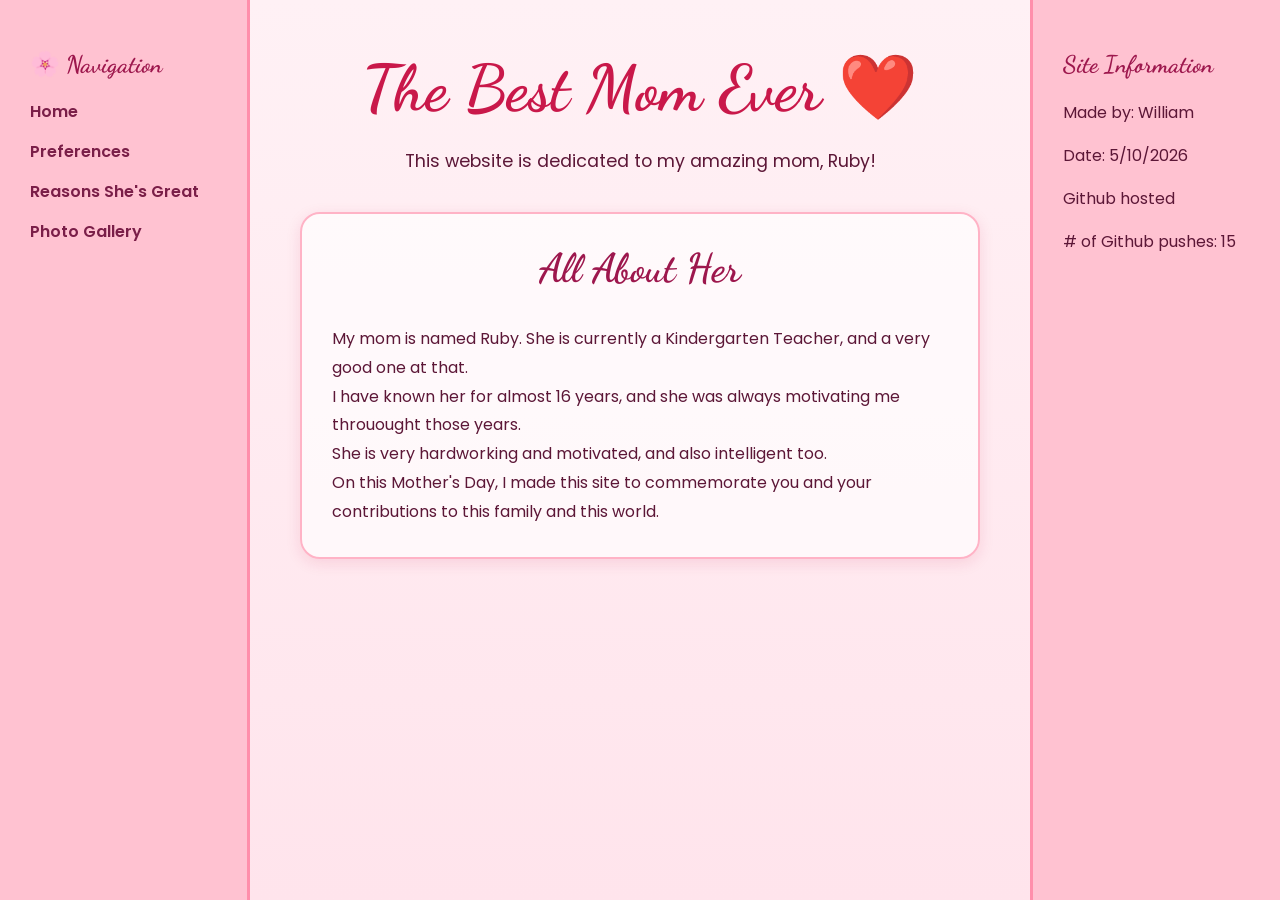
<file: index.html>
<!DOCTYPE html>
<html lang="en">

<head>
    <title>Best Mom Ever</title>

    <link rel="stylesheet" href="style.css">
    <script src="scripts.js" defer></script>
    <link rel="preconnect" href="https://fonts.googleapis.com">
    <link rel="preconnect" href="https://fonts.gstatic.com" crossorigin>

    <link href="https://fonts.googleapis.com/css2?family=Dancing+Script:wght@700&family=Poppins:wght@300;400;600&display=swap" rel="stylesheet">
</head>

<body>

<div class="layout">

    <!-- left -->
    <aside class="left-sidebar">

        <h2>🌸 Navigation</h2>

            <nav class="site-nav">
                <a href="index.html">Home</a>
                <a href="preferences.html">Preferences</a>
                <a href="greatest-mom.html">Reasons She's Great</a>
                <a href="memories.html">Photo Gallery</a>
            </nav>

    </aside>

    <main class="content">

        <h1>The Best Mom Ever ❤️</h1>

        <p class="intro">
            This website is dedicated to my amazing mom, Ruby!
        </p>
        
        <section class="placeholder-section" aria-label="Scrolling test placeholder content">
            <h2>All About Her</h2>
            <div class="external-message" data-text-source="about.txt">Loading...</div>
        </section>

    </main>

    <!-- right -->
    <aside class="right-sidebar">

        <h2>Site Information</h2>

        <p>Made by: William</p>

        <p>Date: 5/10/2026</p>

        <p>Github hosted</p>

        <p># of Github pushes: <span class="github-push-count"></span></p>

    </aside>

</div>

</body>
</html>
</file>
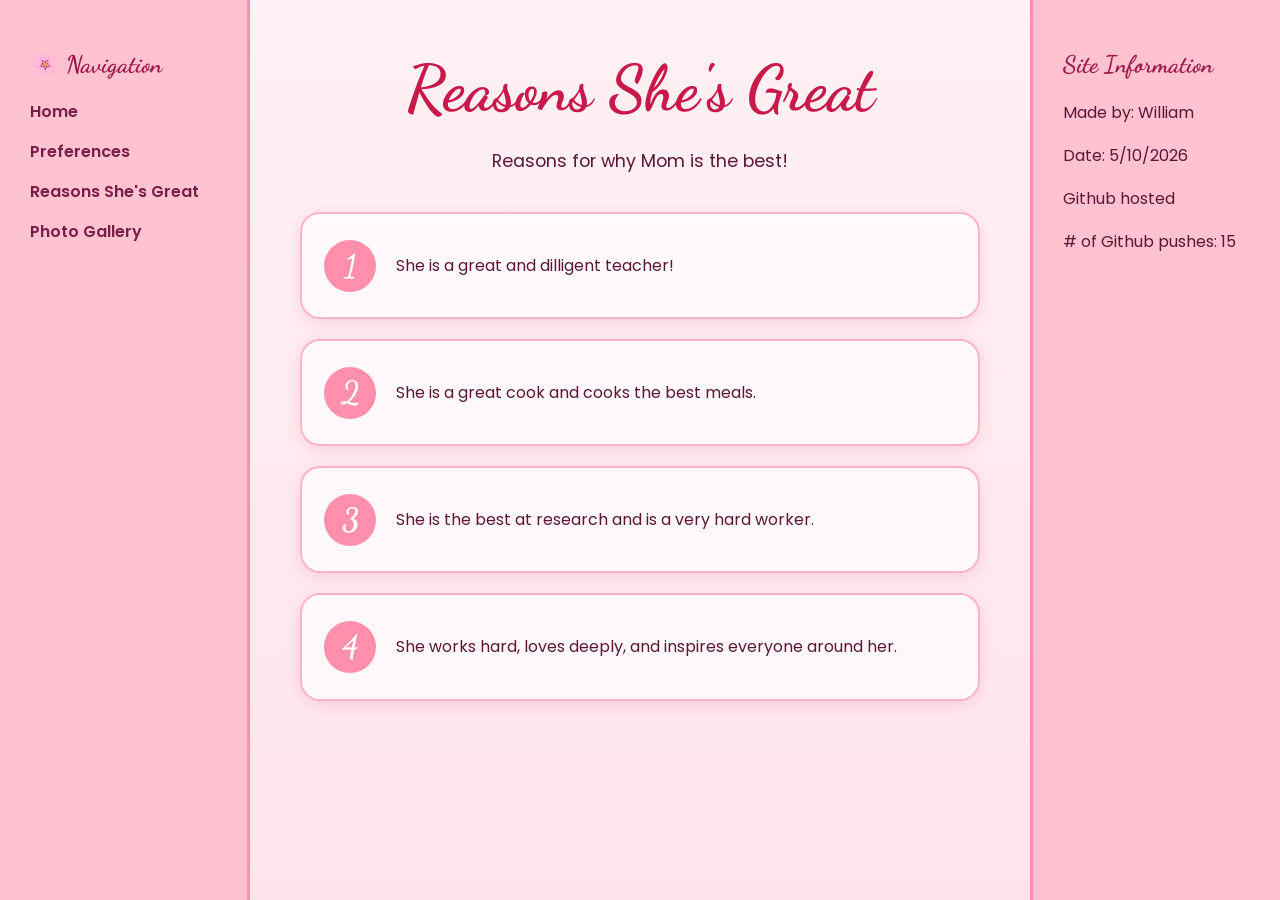
<file: greatest-mom.html>
<!DOCTYPE html>
<html lang="en">

<head>
    <meta charset="UTF-8">
    <meta name="viewport" content="width=device-width, initial-scale=1.0">
    <title>Reasons She's Great</title>

    <link rel="stylesheet" href="style.css">
    <script src="scripts.js" defer></script>
    <link rel="preconnect" href="https://fonts.googleapis.com">
    <link rel="preconnect" href="https://fonts.gstatic.com" crossorigin>
    <link href="https://fonts.googleapis.com/css2?family=Dancing+Script:wght@700&family=Poppins:wght@300;400;600&display=swap" rel="stylesheet">
</head>

<body>

<div class="layout">

    <aside class="left-sidebar">
        <h2>🌸 Navigation</h2>

        <nav class="site-nav">
            <a href="index.html">Home</a>
            <a href="preferences.html">Preferences</a>
            <a href="greatest-mom.html">Reasons She's Great</a>
            <a href="memories.html">Photo Gallery</a>
        </nav>
    </aside>

    <main class="content">
        <h1>Reasons She's Great</h1>

        <p class="intro">
            Reasons for why Mom is the best!
        </p>

        <section class="numbered-list" aria-label="Reasons Mom is great">
            <article class="reason-card">
                <span>1</span>
                <p>She is a great and dilligent teacher! </p>
            </article>

            <article class="reason-card">
                <span>2</span>
                <p>She is a great cook and cooks the best meals.</p>
            </article>

            <article class="reason-card">
                <span>3</span>
                <p>She is the best at research and is a very hard worker.</p>
            </article>

            <article class="reason-card">
                <span>4</span>
                <p>She works hard, loves deeply, and inspires everyone around her.</p>
            </article>
        </section>
    </main>

    <aside class="right-sidebar">

        <h2>Site Information</h2>

        <p>Made by: William</p>

        <p>Date: 5/10/2026</p>

        <p>Github hosted</p>

        <p># of Github pushes: <span class="github-push-count"></span></p>

    </aside>

</div>

</body>
</html>
</file>
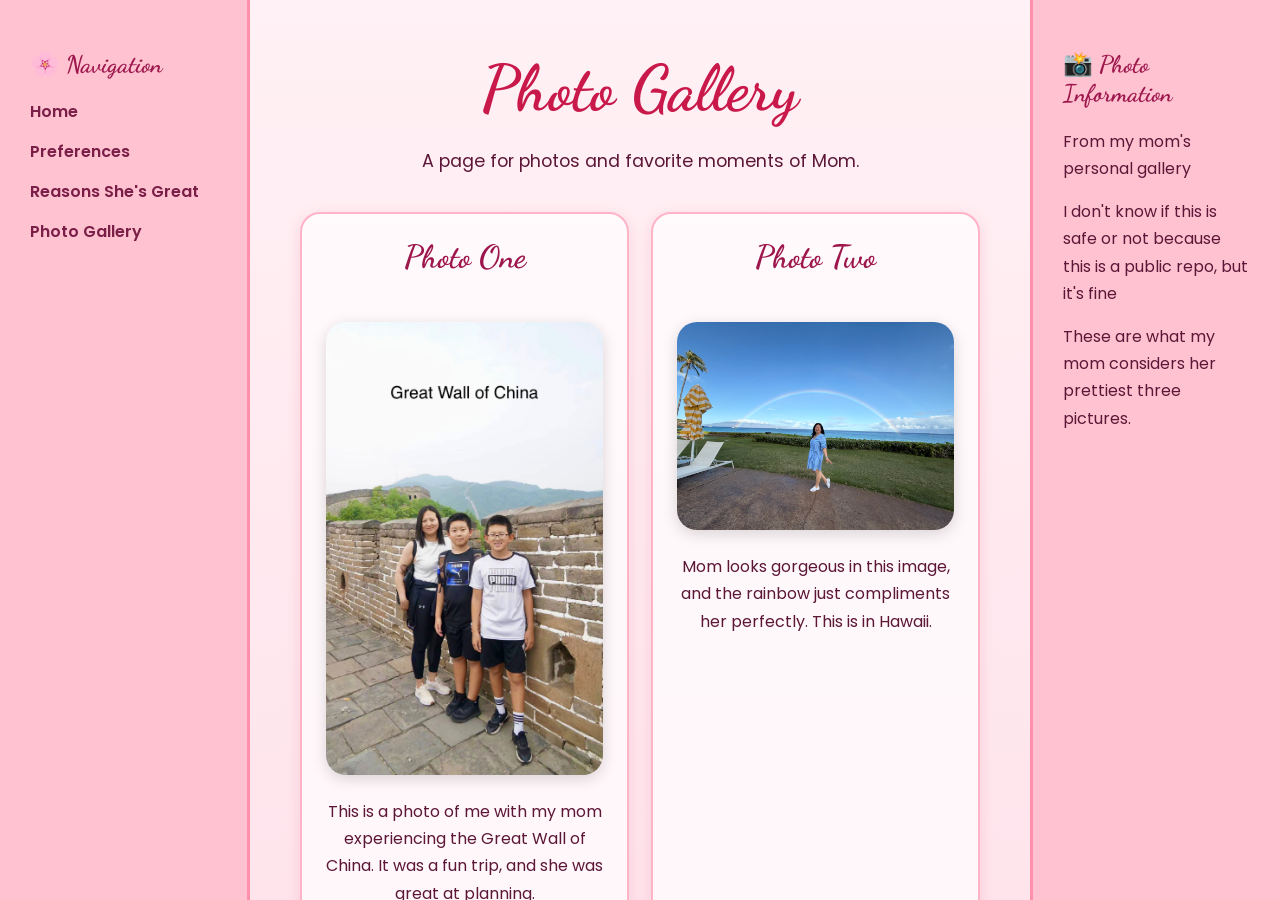
<file: memories.html>
<!DOCTYPE html>
<html lang="en">

<head>
    <meta charset="UTF-8">
    <meta name="viewport" content="width=device-width, initial-scale=1.0">
    <title>Memories with Mom</title>

    <link rel="stylesheet" href="style.css">
    <script src="scripts.js" defer></script>
    <link rel="preconnect" href="https://fonts.googleapis.com">
    <link rel="preconnect" href="https://fonts.gstatic.com" crossorigin>
    <link href="https://fonts.googleapis.com/css2?family=Dancing+Script:wght@700&family=Poppins:wght@300;400;600&display=swap" rel="stylesheet">
</head>

<body>

<div class="layout">

    <aside class="left-sidebar">
        <h2>🌸 Navigation</h2>

        <nav class="site-nav">
            <a href="index.html">Home</a>
            <a href="preferences.html">Preferences</a>
            <a href="greatest-mom.html">Reasons She's Great</a>
            <a href="memories.html">Photo Gallery</a>
        </nav>
    </aside>

    <main class="content">
        <h1>Photo Gallery</h1>

        <p class="intro">
            A page for photos and favorite moments of Mom.
        </p>

        <section class="card-grid" aria-label="Favorite memories">
            <article class="card">
                <h2>Photo One</h2>
                <img src="images/china.JPEG" alt="Me, my brother, and Mom on the Great Wall of China" width="350">
                <p>This is a photo of me with my mom experiencing the Great Wall of China. It was a fun trip, and she was great at planning. </p>
            </article>

            <article class="card">
                <h2>Photo Two</h2>
                <img src="images/hawaii.jpg" alt="Mom under a rainbow in Hawaii" width="350">
                <p>Mom looks gorgeous in this image, and the rainbow just compliments her perfectly. This is in Hawaii. </p>
            </article>

            <article class="card">
                <h2>Photo Three</h2>
                <img src="images/school.jpg" alt="Mom at school" width="350">
                <p>This is Mom at her school. She is a great teacher. </p>
            </article>
        </section>
    </main>

    <aside class="right-sidebar">
        <h2>📸 Photo Information</h2>

        <p>From my mom's personal gallery</p>

        <p>I don't know if this is safe or not because this is a public repo, but it's fine</p>

        <p>These are what my mom considers her prettiest three pictures. </p>

    </aside>

</div>

</body>
</html>
</file>
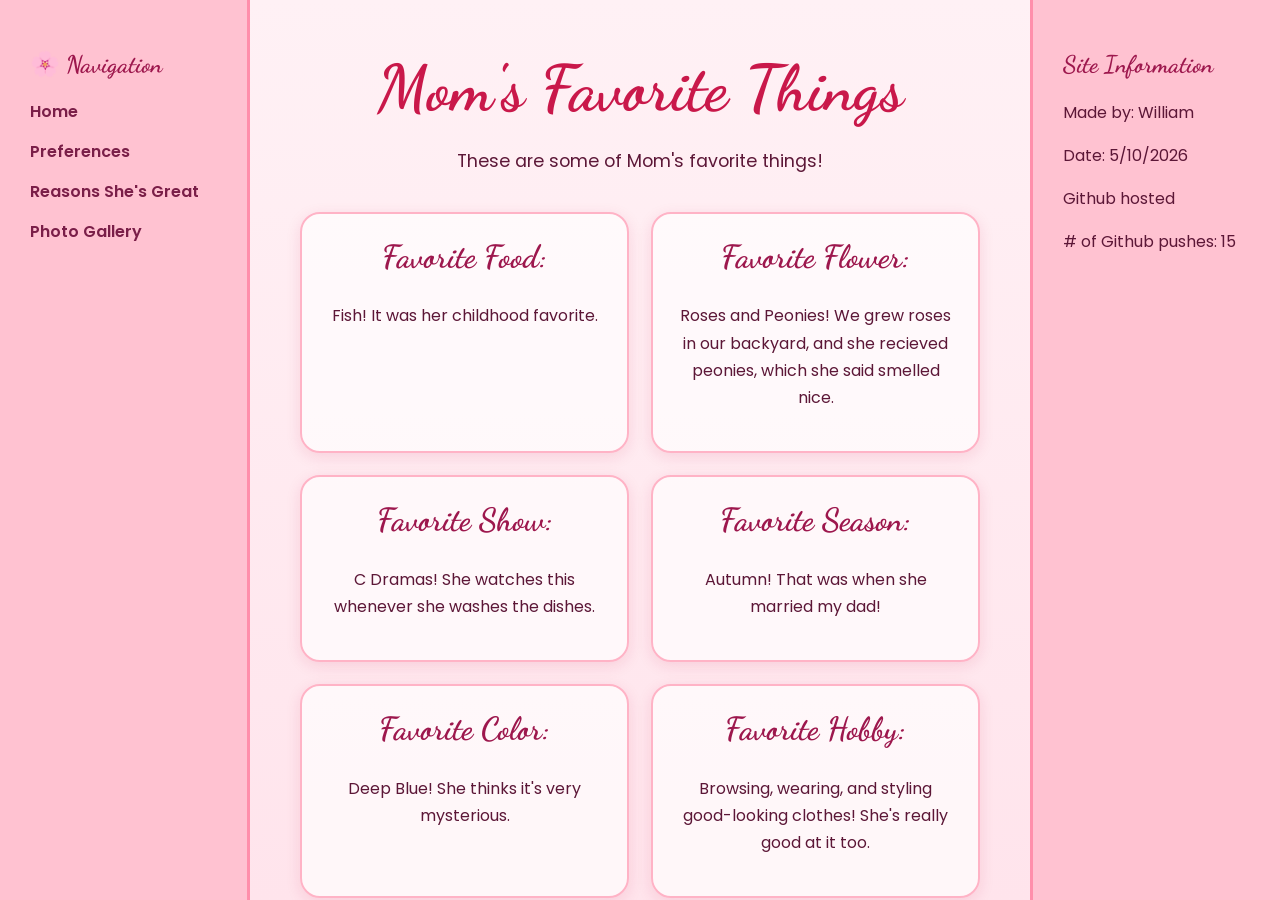
<file: preferences.html>
<!DOCTYPE html>
<html lang="en">

<head>
    <meta charset="UTF-8">
    <meta name="viewport" content="width=device-width, initial-scale=1.0">
    <title>Mom's Preferences</title>

    <link rel="stylesheet" href="style.css">
    <script src="scripts.js" defer></script>
    <link rel="preconnect" href="https://fonts.googleapis.com">
    <link rel="preconnect" href="https://fonts.gstatic.com" crossorigin>
    <link href="https://fonts.googleapis.com/css2?family=Dancing+Script:wght@700&family=Poppins:wght@300;400;600&display=swap" rel="stylesheet">
</head>

<body>

<div class="layout">

    <aside class="left-sidebar">
        <h2>🌸 Navigation</h2>

        <nav class="site-nav">
            <a href="index.html">Home</a>
            <a href="preferences.html">Preferences</a>
            <a href="greatest-mom.html">Reasons She's Great</a>
            <a href="memories.html">Photo Gallery</a>
        </nav>
    </aside>

    <main class="content">
        <h1>Mom's Favorite Things</h1>

        <p class="intro">
            These are some of Mom's favorite things! 
        </p>

        <section class="card-grid" aria-label="Mom's favorite things">
            <article class="card">
                <h2>Favorite Food:</h2>
                <p>Fish!
                    It was her childhood favorite. 
                </p>
            </article>

            <article class="card">
                <h2>Favorite Flower:</h2>
                <p>Roses and Peonies!
                    We grew roses in our backyard, and she recieved peonies, which she said smelled nice. 
                </p>
            </article>

            <article class="card">
                <h2>Favorite Show:</h2>
                <p>C Dramas!
                    She watches this whenever she washes the dishes.
                </p>
            </article>

            <article class="card">
                <h2>Favorite Season:</h2>
                <p>Autumn!
                    That was when she married my dad! 
                </p>
            </article>

            <article class="card">
                <h2>Favorite Color:</h2>
                <p>Deep Blue!
                    She thinks it's very mysterious. 
                </p>
            </article>

            <article class="card">
                <h2>Favorite Hobby:</h2>
                <p>Browsing, wearing, and styling good-looking clothes!
                    She's really good at it too. 
                </p>
            </article>
        </section>
    </main>

    <aside class="right-sidebar">

        <h2>Site Information</h2>

        <p>Made by: William</p>

        <p>Date: 5/10/2026</p>

        <p>Github hosted</p>

        <p># of Github pushes: <span class="github-push-count"></span></p>

    </aside>

</div>

</body>
</html>
</file>
<file: style.css>
body {
    margin: 0;
    font-family: 'Poppins', sans-serif;
    color: #5c1737;
    background: linear-gradient(to bottom, #fff1f5, #ffe4ec);
    overflow: hidden;
}

/* ENTIRE PAGE */
.layout {
    display: flex;
    height: 100vh;
    overflow: hidden;
}

/* BOTH SIDEBARS */
.left-sidebar,
.right-sidebar {
    width: 250px;
    height: 100vh;
    flex-shrink: 0;
    background: #ffc2d1;
    padding: 30px;
    box-sizing: border-box;
    overflow-y: auto;
}

/* LEFT BAR */
.left-sidebar {
    border-right: 3px solid #ff8fab;
}

/* RIGHT BAR */
.right-sidebar {
    border-left: 3px solid #ff8fab;
}

/* CENTER CONTENT */
.content {
    flex: 1;
    height: 100vh;
    padding: 50px;
    text-align: center;
    box-sizing: border-box;
    overflow-y: auto;
}

/* TITLE */
h1 {
    margin: 0 0 20px;
    font-family: 'Dancing Script', cursive;
    font-size: 4rem;
    color: #c9184a;
    text-align: center;
}

/* SIDEBAR AND SECTION TITLES */
h2 {
    font-family: 'Dancing Script', cursive;
    color: #9d174d;
}

/* INTRO TEXT */
.intro {
    max-width: 720px;
    margin: 0 auto 25px;
    font-size: 1.1rem;
    line-height: 1.7;
}

/* LINKS */
.site-nav a,
.left-sidebar a {
    display: block;
    margin: 15px 0;
    text-decoration: none;
    color: #7a1e48;
    font-weight: 600;
    transition: 0.2s;
}

.site-nav a:hover,
.left-sidebar a:hover {
    color: white;
    transform: translateX(5px);
}

/* IMAGE */
img {
    max-width: 100%;
    border-radius: 20px;
    margin-top: 20px;
    box-shadow: 0 4px 15px rgba(0,0,0,0.15);
}

/* PLACEHOLDER CONTENT */
.placeholder-section,
.card,
.reason-card {
    background: rgba(255, 255, 255, 0.7);
    border: 2px solid #ffb3c6;
    border-radius: 20px;
    box-shadow: 0 4px 15px rgba(201, 24, 74, 0.12);
}

.placeholder-section {
    max-width: 850px;
    margin: 35px auto 0;
    padding: 30px;
    text-align: left;
}

.placeholder-section h2 {
    margin-top: 0;
    text-align: center;
    font-size: 2.5rem;
}

.placeholder-section p,
.card p,
.reason-card p,
.right-sidebar p {
    line-height: 1.7;
}

.card-grid {
    display: grid;
    grid-template-columns: repeat(auto-fit, minmax(230px, 1fr));
    gap: 22px;
    max-width: 900px;
    margin: 35px auto 0;
}

.card {
    padding: 24px;
}

.card h2 {
    margin-top: 0;
    font-size: 2rem;
}

.numbered-list {
    display: grid;
    gap: 20px;
    max-width: 820px;
    margin: 35px auto 0;
}

.reason-card {
    display: flex;
    align-items: center;
    gap: 20px;
    padding: 22px;
    text-align: left;
}

.reason-card span {
    display: grid;
    width: 52px;
    height: 52px;
    flex-shrink: 0;
    place-items: center;
    border-radius: 50%;
    background: #ff8fab;
    color: white;
    font-family: 'Dancing Script', cursive;
    font-size: 2rem;
    font-weight: 700;
}

@media (max-width: 850px) {
    body {
        overflow: auto;
    }

    .layout {
        display: block;
        height: auto;
        overflow: visible;
    }

    .left-sidebar,
    .right-sidebar,
    .content {
        width: 100%;
        height: auto;
    }

    .left-sidebar,
    .right-sidebar {
        border: 0;
    }

    .content {
        overflow: visible;
        padding: 35px 20px;
    }

    h1 {
        font-size: 3rem;
    }
}

/* EXTERNAL TEXT BLOCK */
.external-message {
    white-space: pre-wrap;
    line-height: 1.8;
}

/* PHOTO GALLERY PAGE */
.photo-gallery {
    display: grid;
    grid-template-columns: 1fr;
    gap: 28px;
    max-width: 850px;
    margin: 35px auto 0;
}

.photo-gallery .card {
    min-height: 260px;
    padding: 36px;
    text-align: left;
}

.photo-gallery .card h2 {
    text-align: center;
}
</file>
